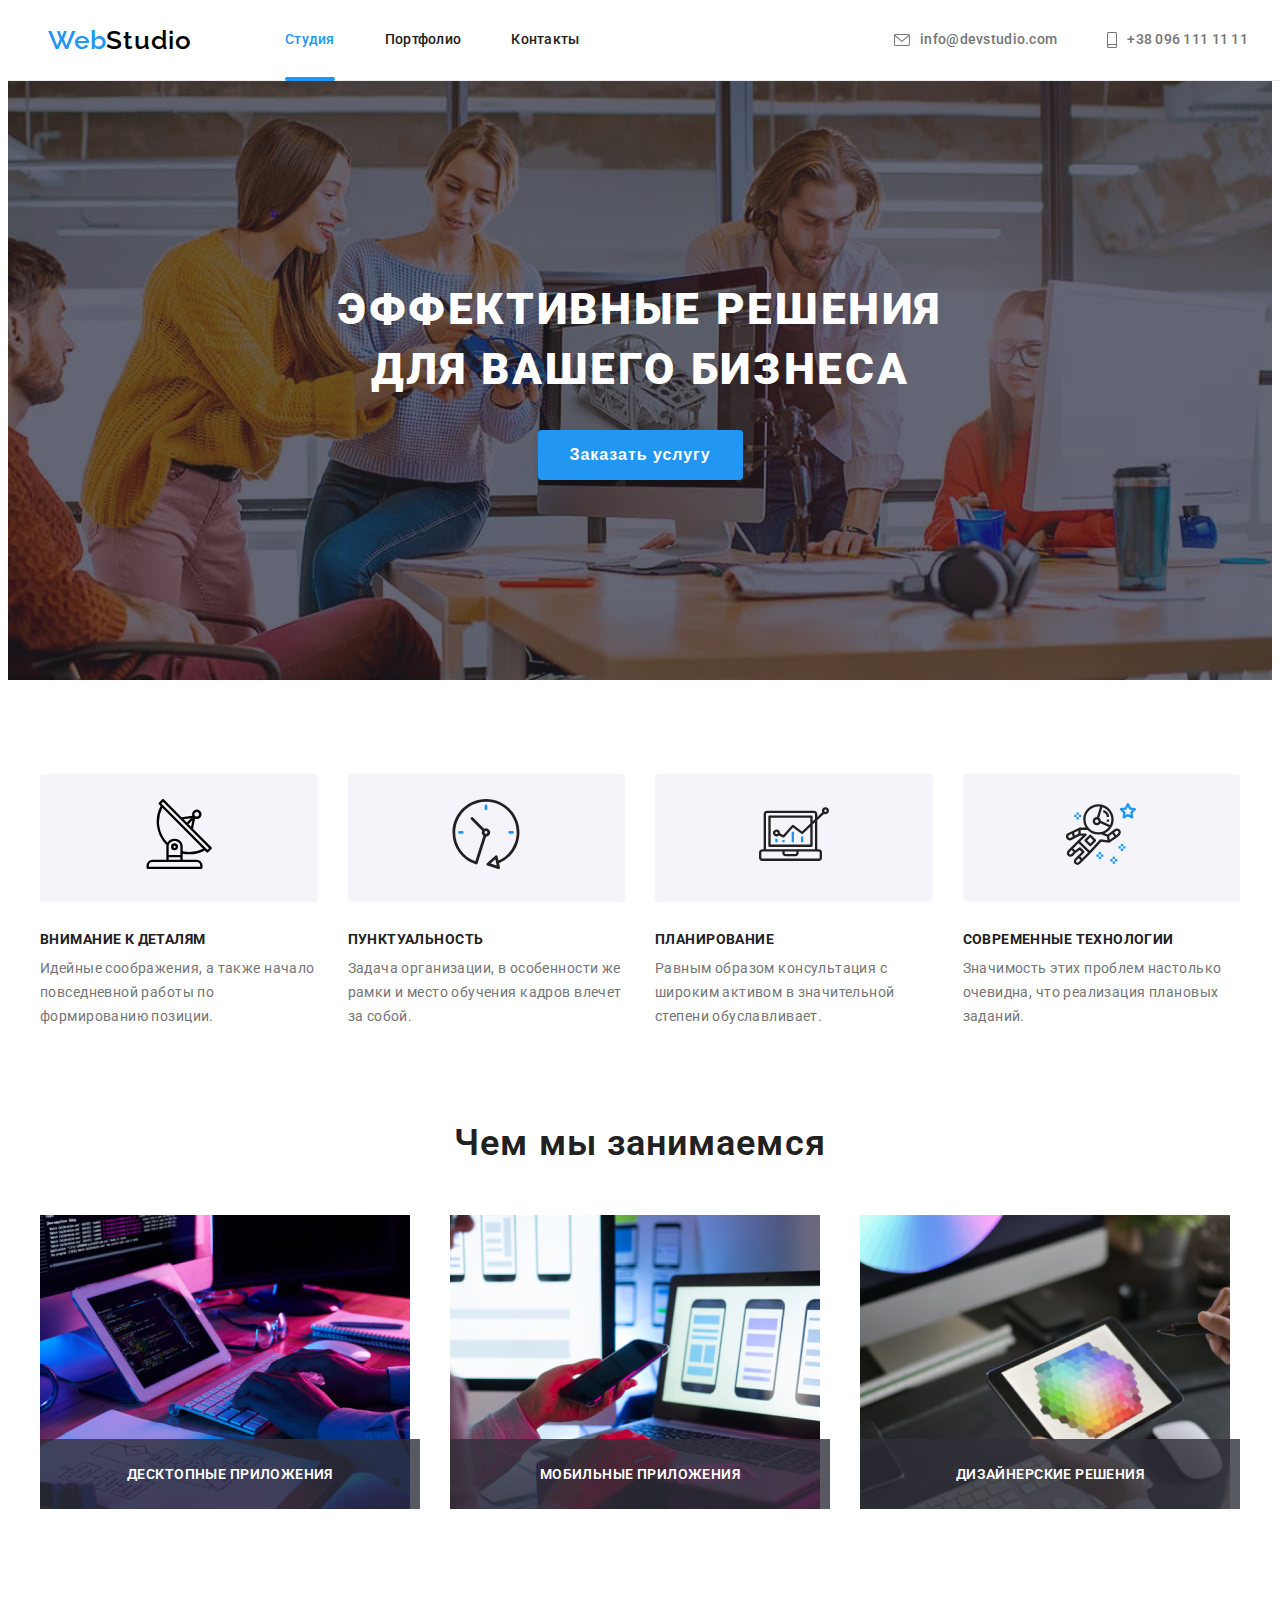
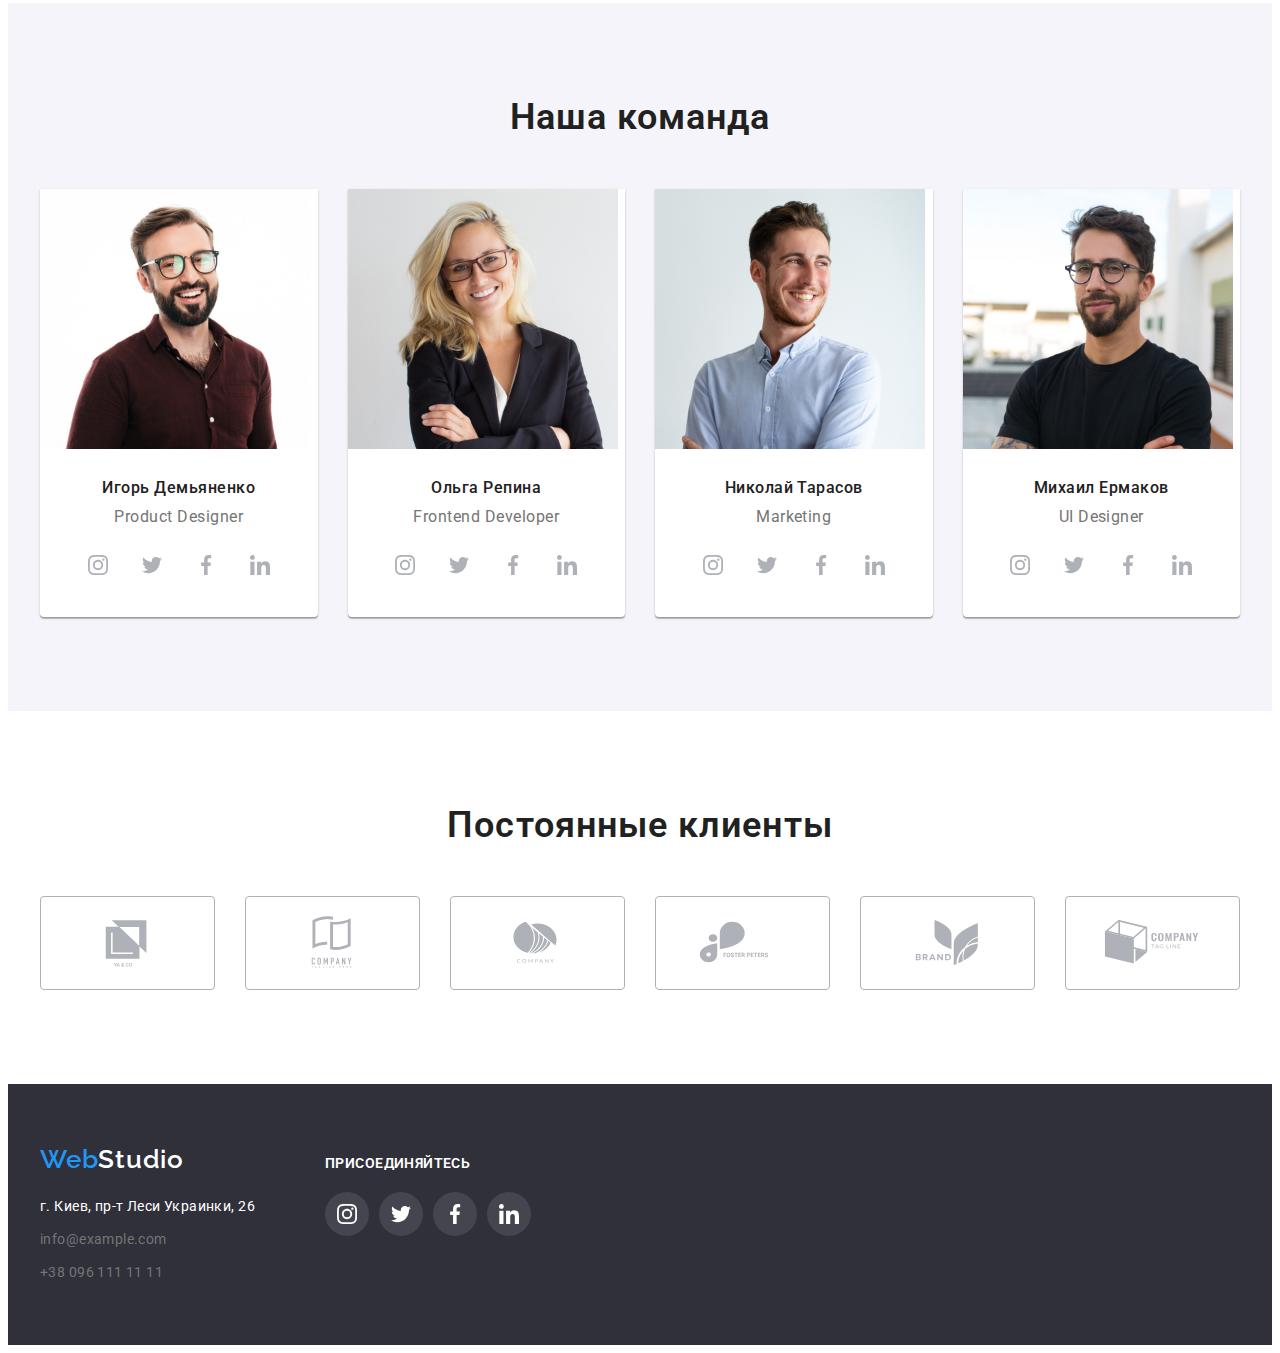
<file: index.html>
<!DOCTYPE html>
<html lang="en">

<head>
  <meta charset="UTF-8" />
  <meta http-equiv="X-UA-Compatible" content="IE=edge" />
  <meta name="viewport" content="width=device-width, initial-scale=1.0" />
  <title>WebStudio</title>
  <link rel="stylesheet" href="https://cdnjs.cloudflare.com/ajax/libs/modern-normalize/1.1.0/modern-normalize.min.css"
    integrity="sha512-wpPYUAdjBVSE4KJnH1VR1HeZfpl1ub8YT/NKx4PuQ5NmX2tKuGu6U/JRp5y+Y8XG2tV+wKQpNHVUX03MfMFn9Q=="
    crossorigin="anonymous" referrerpolicy="no-referrer" />
  <link rel="preconnect" href="https://fonts.googleapis.com" />
  <link rel="preconnect" href="https://fonts.gstatic.com" crossorigin />
  <link href="https://fonts.googleapis.com/css2?family=Raleway:wght@700&family=Roboto:wght@400;500;700;900&display=swap"
    rel="stylesheet" />
  <link rel="stylesheet" href="./css/styles.css" />
</head>

<body>
  <header class="header ">
    <div class="container">
      <a href="./index.html" class="logo"><span class="accent">Web</span><span class="logo-txt">Studio</span></a>
      <nav class="nav">
        <ul class="nav-list list">
          <li class="list-item">
            <a href="./index.html" class="page link current">Студия</a>
          </li>
          <li class="list-item">
            <a href="./portfolio.html" class="page link ">Портфолио</a>
          </li>
          <li class="list-item">
            <a href="" class="page link">Контакты</a>
          </li>
        </ul>
      </nav>
      <ul class="header-contacts list">
        <li class="header-contacts-item">
          <a href="mailto:info@devstudio.com" class="link">
            <svg class="icon" width="16" height="12">
              <use href="./images/icons.svg#icon-envelope"></use>
            </svg>
            info@devstudio.com
          </a>
        </li>
        <li class="header-contacts-item">
          <a href="tel:+380961111111" class="link">
            <svg class="icon" width="10" height="16">
              <use href="./images/icons.svg#icon-smartphone"></use>
            </svg>
            +38 096 111 11 11
          </a>
        </li>
      </ul>
    </div>
  </header>
  <main class="main">
    <section class="hero ">
      <div class="container">
        <h1 class="hero-title">
          Эффективные решения
          <br />
          для вашего бизнеса
        </h1>
        <button type="button" class="hero-btn" data-open-modal>Заказать услугу</button>
      </div>
    </section>
    <section class="specifics section ">
      <div class="container">
        <h2 class="visually-hidden">Особливості</h2>
        <ul class="specifics-list list">
          <li class="specifics-item">
            <div class="specifics-icon">
              <svg class="icon" width="70" height="70">
                <use href="./images/icons.svg#icon-antenna"></use>
              </svg>
            </div>
            <h3 class="specific-title">Внимание к деталям</h3>
            <p class="specific-text">
              Идейные соображения, а также начало повседневной работы по формированию позиции.
            </p>
          </li>
          <li class="specifics-item">
            <div class="specifics-icon">
              <svg class="icon" width="70" height="70">
                <use href="./images/icons.svg#icon-clock"></use>
              </svg>
            </div>
            <h3 class="specific-title">Пунктуальность</h3>
            <p class="specific-text">
              Задача организации, в особенности же рамки и место обучения кадров влечет за собой.
            </p>
          </li>
          <li class="specifics-item">
            <div class="specifics-icon">
              <svg class="icon" width="70" height="70">
                <use href="./images/icons.svg#icon-diagram"></use>
              </svg>
            </div>
            <h3 class="specific-title">Планирование</h3>
            <p class="specific-text">
              Равным образом консультация с широким активом в значительной степени обуславливает.
            </p>
          </li>
          <li class="specifics-item">
            <div class="specifics-icon">
              <svg class="icon" width="70" height="70">
                <use href="./images/icons.svg#icon-astronaut"></use>
              </svg>
            </div>
            <h3 class="specific-title">Современные технологии</h3>
            <p class="specific-text">
              Значимость этих проблем настолько очевидна, что реализация плановых заданий.
            </p>
          </li>
        </ul>
      </div>
    </section>
    <section class="our-works section ">
      <div class="container">
        <h2 class="section-title">Чем мы занимаемся</h2>
        <ul class="our-works-list list">
          <li class="our-works-item">
            <img src="./images/studio/our-works-1.jpg" alt="Наша робота" width="370" height="294" />
            <p class="our-works-title">Десктопные приложения</p>
          </li>
          <li class="our-works-item">
            <img src="./images/studio/our-works-2.jpg" alt="Наша робота" width="370" height="294" />
            <p class="our-works-title">Мобильные приложения</p>
          </li>
          <li class="our-works-item">
            <img src="./images/studio/our-works-3.jpg" alt="Наша робота" width="370" height="294" />
            <p class="our-works-title">Дизайнерские решения</p>
          </li>
        </ul>
      </div>
    </section>
    <section class="our-team section ">
      <div class="container">
        <h2 class="section-title">Наша команда</h2>
        <ul class="our-list list">
          <li class="our-item">
            <img src="./images/studio/team-1.jpg" alt="Игорь Демьяненко" width="270" height="260" />
            <div class="text-content">
              <h3 class="name">Игорь Демьяненко</h3>
              <p class="career">Product Designer</p>
              <ul class="social-links list">
                <li class="social-item">
                  <a href="" class="link" target="_blank" rel="noopener noreferrer">
                    <svg class="icon" width="20" height="20">
                      <use href="./images/icons.svg#icon-instagram"></use>
                    </svg>
                  </a>
                </li>
                <li class="social-item">
                  <a href="" class="link" target="_blank" rel="noopener noreferrer">
                    <svg class="icon" width="20" height="20">
                      <use href="./images/icons.svg#icon-twitter"></use>
                    </svg>
                  </a>
                </li>
                <li class="social-item">
                  <a href="" class="link" target="_blank" rel="noopener noreferrer">
                    <svg class="icon" width="20" height="20">
                      <use href="./images/icons.svg#icon-facebook"></use>
                    </svg>
                  </a>
                </li>
                <li class="social-item">
                  <a href="" class="link" target="_blank" rel="noopener noreferrer">
                    <svg class="icon" width="20" height="20">
                      <use href="./images/icons.svg#icon-linkedin"></use>
                    </svg>
                  </a>
                </li>
              </ul>
            </div>
          </li>
          <li class="our-item">
            <img src="./images/studio/team-2.jpg" alt="Ольга Репина" width="270" height="260" />
            <div class="text-content">
              <h3 class="name">Ольга Репина</h3>
              <p class="career">Frontend Developer</p>
              <ul class="social-links list">
                <li class="social-item">
                  <a href="" class="link" target="_blank" rel="noopener noreferrer">
                    <svg class="icon" width="20" height="20">
                      <use href="./images/icons.svg#icon-instagram"></use>
                    </svg>
                  </a>
                </li>
                <li class="social-item">
                  <a href="" class="link" target="_blank" rel="noopener noreferrer">
                    <svg class="icon" width="20" height="20">
                      <use href="./images/icons.svg#icon-twitter"></use>
                    </svg>
                  </a>
                </li>
                <li class="social-item">
                  <a href="" class="link" target="_blank" rel="noopener noreferrer">
                    <svg class="icon" width="20" height="20">
                      <use href="./images/icons.svg#icon-facebook"></use>
                    </svg>
                  </a>
                </li>
                <li class="social-item">
                  <a href="" class="link" target="_blank" rel="noopener noreferrer">
                    <svg class="icon" width="20" height="20">
                      <use href="./images/icons.svg#icon-linkedin"></use>
                    </svg>
                  </a>
                </li>
              </ul>
            </div>
          </li>
          <li class="our-item">
            <img src="./images/studio/team-3.jpg" alt="Николай Тарасов" width="270" height="260" />
            <div class="text-content">
              <h3 class="name">Николай Тарасов</h3>
              <p class="career">Marketing</p>
              <ul class="social-links list">
                <li class="social-item">
                  <a href="" class="link" target="_blank" rel="noopener noreferrer">
                    <svg class="icon" width="20" height="20">
                      <use href="./images/icons.svg#icon-instagram"></use>
                    </svg>
                  </a>
                </li>
                <li class="social-item">
                  <a href="" class="link" target="_blank" rel="noopener noreferrer">
                    <svg class="icon" width="20" height="20">
                      <use href="./images/icons.svg#icon-twitter"></use>
                    </svg>
                  </a>
                </li>
                <li class="social-item">
                  <a href="" class="link" target="_blank" rel="noopener noreferrer">
                    <svg class="icon" width="20" height="20">
                      <use href="./images/icons.svg#icon-facebook"></use>
                    </svg>
                  </a>
                </li>
                <li class="social-item">
                  <a href="" class="link" target="_blank" rel="noopener noreferrer">
                    <svg class="icon" width="20" height="20">
                      <use href="./images/icons.svg#icon-linkedin"></use>
                    </svg>
                  </a>
                </li>
              </ul>
            </div>
          </li>
          <li class="our-item">
            <img src="./images/studio/team-4.jpg" alt="Михаил Ермаков" width="270" height="260" />
            <div class="text-content">
              <h3 class="name">Михаил Ермаков</h3>
              <p class="career">UI Designer</p>
              <ul class="social-links list">
                <li class="social-item">
                  <a href="" class="link" target="_blank" rel="noopener noreferrer">
                    <svg class="icon" width="20" height="20">
                      <use href="./images/icons.svg#icon-instagram"></use>
                    </svg>
                  </a>
                </li>
                <li class="social-item">
                  <a href="" class="link" target="_blank" rel="noopener noreferrer">
                    <svg class="icon" width="20" height="20">
                      <use href="./images/icons.svg#icon-twitter"></use>
                    </svg>
                  </a>
                </li>
                <li class="social-item">
                  <a href="" class="link" target="_blank" rel="noopener noreferrer">
                    <svg class="icon" width="20" height="20">
                      <use href="./images/icons.svg#icon-facebook"></use>
                    </svg>
                  </a>
                </li>
                <li class="social-item">
                  <a href="" class="link" target="_blank" rel="noopener noreferrer">
                    <svg class="icon" width="20" height="20">
                      <use href="./images/icons.svg#icon-linkedin"></use>
                    </svg>
                  </a>
                </li>
              </ul>
            </div>
          </li>
        </ul>
      </div>
    </section>
    <section class="regular-customers section ">
      <div class="container">
        <h2 class="section-title">Постоянные клиенты</h2>
        <ul class="list">
          <li class="regular-customers-item">
            <a href="" class="link" target="_blank" rel="noopener noreferrer ">
              <svg class="icon" width="106" height="60">
                <use href="./images/icons.svg#icon-yanco"></use>
              </svg>
            </a>
          </li>
          <li class="regular-customers-item">
            <a href="" class="link" target="_blank" rel="noopener noreferrer ">
              <svg class="icon" width="106" height="60">
                <use href="./images/icons.svg#icon-compteglh"></use>
              </svg>
            </a>
          </li>
          <li class="regular-customers-item">
            <a href="" class="link" target="_blank" rel="noopener noreferrer ">
              <svg class="icon" width="106" height="60">
                <use href="./images/icons.svg#icon-cmpny"></use>
              </svg>
            </a>
          </li>
          <li class="regular-customers-item">
            <a href="" class="link" target="_blank" rel="noopener noreferrer ">
              <svg class="icon" width="106" height="60">
                <use href="./images/icons.svg#icon-fosterp"></use>
              </svg>
            </a>
          </li>
          <li class="regular-customers-item">
            <a href="" class="link" target="_blank" rel="noopener noreferrer ">
              <svg class="icon" width="106" height="60">
                <use href="./images/icons.svg#icon-brand"></use>
              </svg>
            </a>
          </li>
          <li class="regular-customers-item">
            <a href="" class="link" target="_blank" rel="noopener noreferrer ">
              <svg class="icon" width="106" height="60">
                <use href="./images/icons.svg#icon-compnyptl"></use>
              </svg>
            </a>
          </li>
        </ul>
      </div>
    </section>
  </main>
  <footer class="footer ">
    <div class="container">
      <div class="info-contact">
        <a href="./index.html" class="logo">
          <span class="accent">Web</span><span class="logo-txt">Studio</span>
        </a>
        <address>
          <ul class="address-list list">
            <li class="address-item">
              <a href="https://goo.gl/maps/5Rym82ZNxhVtMqkc9" target="_blank" rel="noopener noreferrer "
                class="place link">
                г. Киев, пр-т Леси Украинки, 26
              </a>
            </li>
            <li class="address-item">
              <a href="mailto:info@example.com" class="link footer-contact">info@example.com</a>
            </li>
            <li class="address-item">
              <a href="tel:++380961111111" class="link footer-contact">+38 096 111 11 11</a>
            </li>
          </ul>
        </address>
      </div>
      <div class="info-social">
        <p>присоединяйтесь</p>
        <ul class="social-links list">
          <li class="social-item wigtht">
            <a href="" class="link" target="_blank" rel="noopener noreferrer">
              <svg class="icon" width="20" height="20">
                <use href="./images/icons.svg#icon-instagram"></use>
              </svg>
            </a>
          </li>
          <li class="social-item">
            <a href="" class="link" target="_blank" rel="noopener noreferrer">
              <svg class="icon" width="20" height="20">
                <use href="./images/icons.svg#icon-twitter"></use>
              </svg>
            </a>
          </li>
          <li class="social-item">
            <a href="" class="link" target="_blank" rel="noopener noreferrer">
              <svg class="icon" width="20" height="20">
                <use href="./images/icons.svg#icon-facebook"></use>
              </svg>
            </a>
          </li>
          <li class="social-item">
            <a href="" class="link" target="_blank" rel="noopener noreferrer">
              <svg class="icon" width="20" height="20">
                <use href="./images/icons.svg#icon-linkedin"></use>
              </svg>
            </a>
          </li>
        </ul>
      </div>
    </div>
  </footer>

  <div class="backdrop is-hidden" data-backdrop>
    <div class="modal">
      <button class="close" type="button" data-close-modal>
        <svg class="icon" width="10" height="16">
          <use href="./images/icons.svg#close"></use>
        </svg>
      </button>
    </div>
  </div>


  <script src="./js/modal.js"></script>
</body>

</html>
</file>
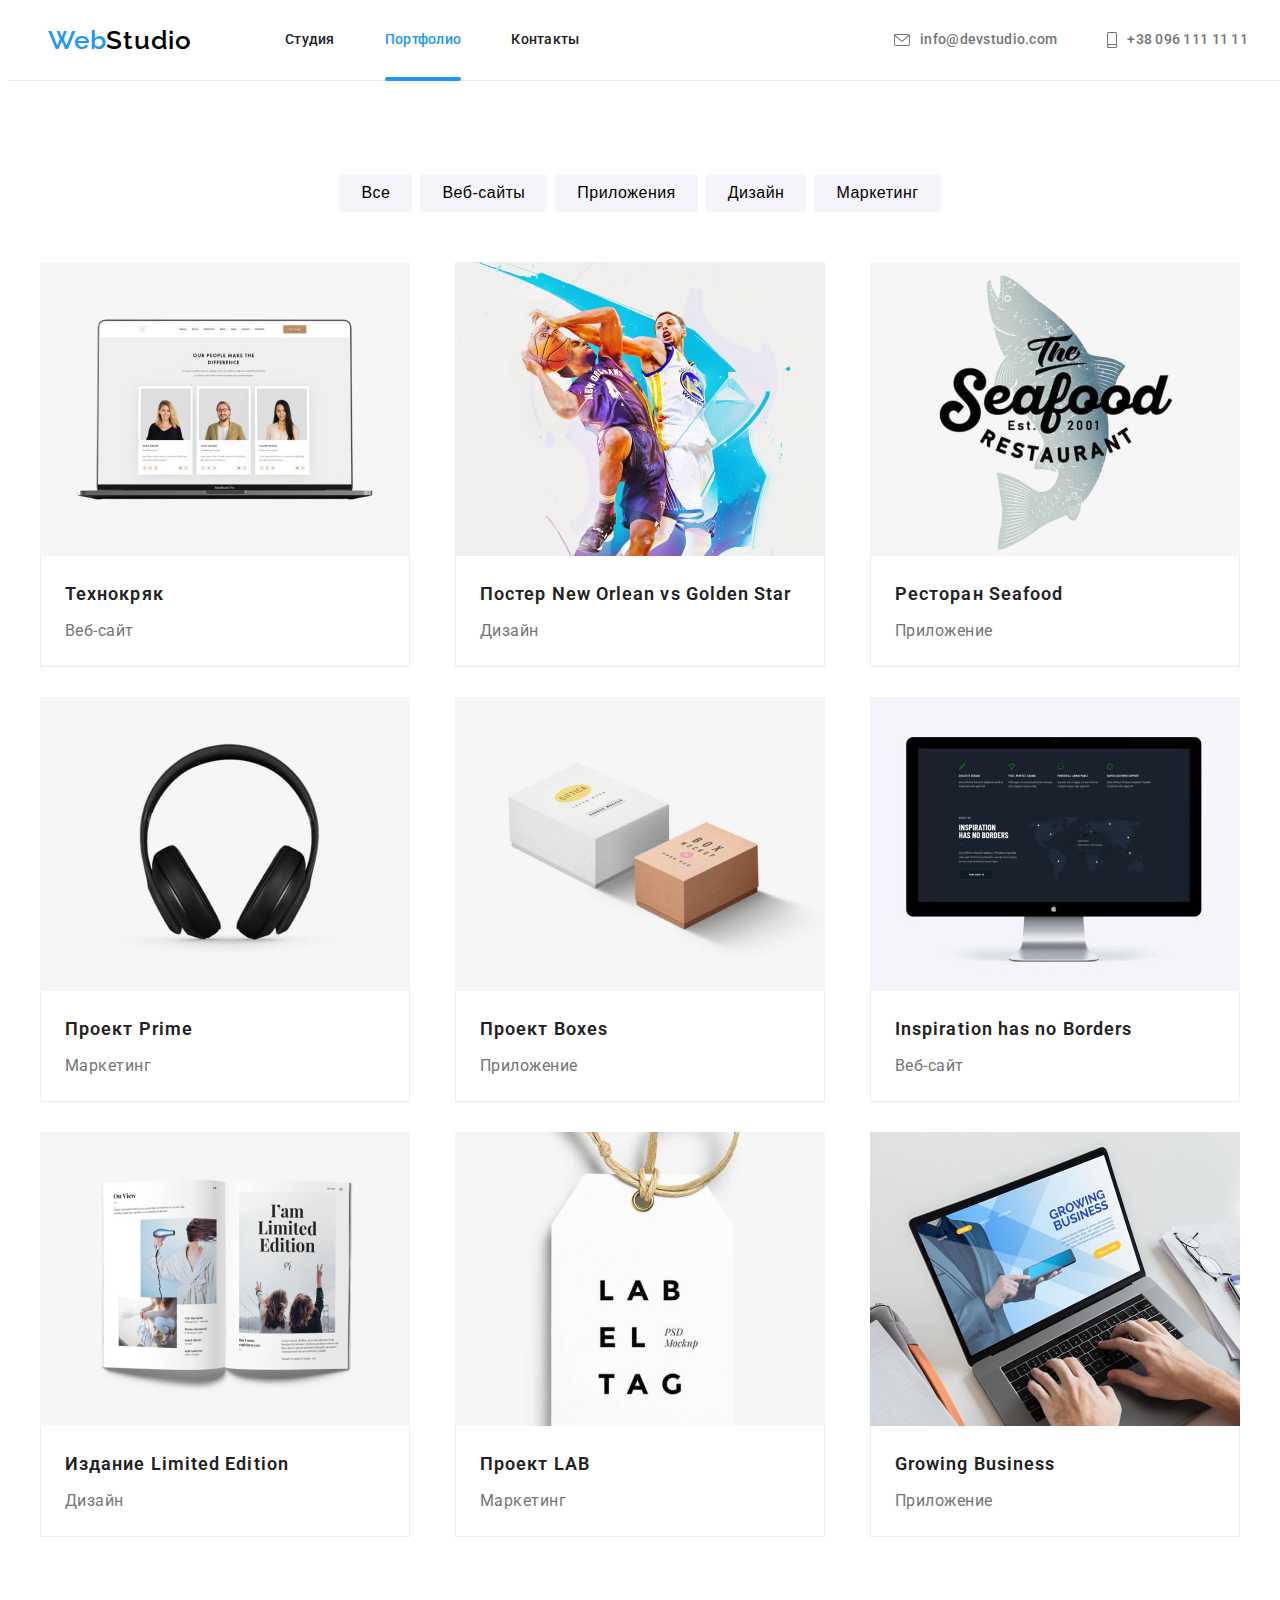
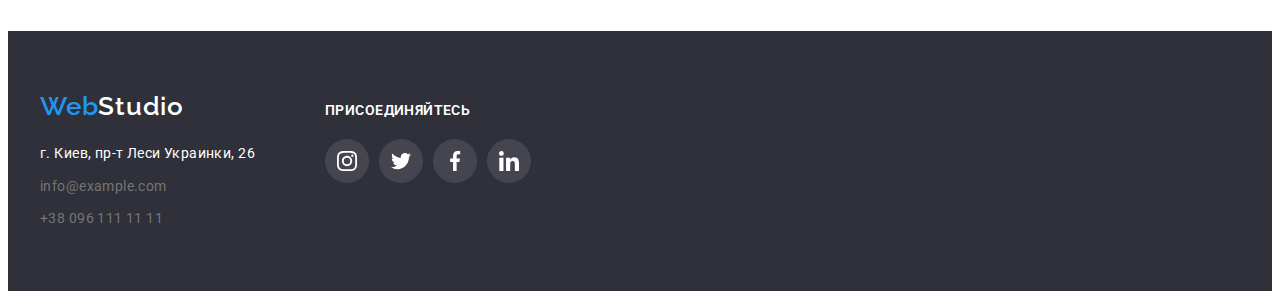
<file: portfolio.html>
<!DOCTYPE html>
<html lang="en">

<head>
  <meta charset="UTF-8" />
  <meta http-equiv="X-UA-Compatible" content="IE=edge" />
  <meta name="viewport" content="width=device-width, initial-scale=1.0" />
  <title>WebStudio</title>
  <link rel="stylesheet" href="https://cdnjs.cloudflare.com/ajax/libs/modern-normalize/1.1.0/modern-normalize.min.css"
    integrity="sha512-wpPYUAdjBVSE4KJnH1VR1HeZfpl1ub8YT/NKx4PuQ5NmX2tKuGu6U/JRp5y+Y8XG2tV+wKQpNHVUX03MfMFn9Q=="
    crossorigin="anonymous" referrerpolicy="no-referrer" />
  <link rel="preconnect" href="https://fonts.googleapis.com" />
  <link rel="preconnect" href="https://fonts.gstatic.com" crossorigin />
  <link href="https://fonts.googleapis.com/css2?family=Raleway:wght@700&family=Roboto:wght@400;500;700;900&display=swap"
    rel="stylesheet" />
  <link rel="stylesheet" href="./css/styles.css" />
</head>

<body>
  <header class="header ">
    <div class="container">
      <a href="./index.html" class="logo"><span class="accent">Web</span><span class="logo-txt">Studio</span></a>
      <nav class="nav">
        <ul class="nav-list list">
          <li class="list-item">
            <a href="./index.html" class="page link">Студия</a>
          </li>
          <li class="list-item">
            <a href="./portfolio.html" class="page link current">Портфолио</a>
          </li>
          <li class="list-item">
            <a href="" class="page link">Контакты</a>
          </li>
        </ul>
      </nav>
      <ul class="header-contacts list">
        <li class="header-contacts-item">
          <a href="mailto:info@devstudio.com" class="link">
            <svg class="icon" width="16" height="12">
              <use href="./images/icons.svg#icon-envelope"></use>
            </svg>
            info@devstudio.com
          </a>
        </li>
        <li class="header-contacts-item">
          <a href="tel:+380961111111" class="link">
            <svg class="icon" width="10" height="16">
              <use href="./images/icons.svg#icon-smartphone"></use>
            </svg>
            +38 096 111 11 11
          </a>
        </li>
      </ul>
    </div>
  </header>
  <main>
    <section class="product section ">
      <div class="container">
        <h1 class="visually-hidden">Портфоліо</h1>
        <ul class="filter-btn list">
          <li class="filter-item">
            <button type="button" class="btn">Все</button>
          </li>
          <li class="filter-item">
            <button type="button" class="btn">Веб-сайты</button>
          </li>
          <li class="filter-item">
            <button type="button" class="btn">Приложения</button>
          </li>
          <li class="filter-item">
            <button type="button" class="btn">Дизайн</button>
          </li>
          <li class="filter-item">
            <button type="button" class="btn">Маркетинг</button>
          </li>
        </ul>
        <ul class="carts-list list">
          <li class="item">
            <a href="" class="card link">
              <div class="img-txt-content">
                <img src="./images/portfolio/project-1.jpg" alt="Технокряк" width="370" height="294" />
                <p class="txt">Технокряк это современная площадка распространения коронавируса. Компании используют эту
                  платформу для цифрового шпионажа и атак на защищённые сервера конкурентов.</p>
              </div>
              <div class="title-content">
                <h2 class="card-title">Технокряк</h2>
                <p class="card-description">Веб-сайт</p>
              </div>
            </a>
          </li>
          <li class="item">
            <a href="" class="card link">
              <div class="img-txt-content">
                <img src="./images/portfolio/project-2.jpg" alt="Постер New Orlean vs Golden Star" width="370"
                  height="294" />
                <p class="txt">Технокряк это современная площадка распространения коронавируса. Компании используют эту
                  платформу для цифрового шпионажа и атак на защищённые сервера конкурентов.</p>
              </div>
              <div class="title-content">
                <h2 class="card-title">Постер New Orlean vs Golden Star</h2>
                <p class="card-description">Дизайн</p>
              </div>
            </a>
          </li>
          <li class="item">
            <a href="" class="card link">
              <div class="img-txt-content">
                <img src="./images/portfolio/project-3.jpg" alt="Ресторан Seafood" width="370" height="294" />
                <p class="txt">Технокряк это современная площадка распространения коронавируса. Компании используют эту
                  платформу для цифрового шпионажа и атак на защищённые сервера конкурентов.</p>
              </div>
              <div class="title-content">
                <h2 class="card-title">Ресторан Seafood</h2>
                <p class="card-description">Приложение</p>
              </div>
            </a>
          </li>
          <li class="item">
            <a href="" class="card link">
              <div class="img-txt-content">
                <img src="./images/portfolio/project-4.jpg" alt="Проект Prime" width="370" height="294" />
                <p class="txt">Технокряк это современная площадка распространения коронавируса. Компании используют эту
                  платформу для цифрового шпионажа и атак на защищённые сервера конкурентов.</p>
              </div>
              <div class="title-content">
                <h2 class="card-title">Проект Prime</h2>
                <p class="card-description">Маркетинг</p>
              </div>
            </a>
          </li>
          <li class="item">
            <a href="" class="card link">
              <div class="img-txt-content">
                <img src="./images/portfolio/project-5.jpg" alt="Проект Boxes" width="370" height="294" />
                <p class="txt">Технокряк это современная площадка распространения коронавируса. Компании используют эту
                  платформу для цифрового шпионажа и атак на защищённые сервера конкурентов.</p>
              </div>
              <div class="title-content">
                <h2 class="card-title">Проект Boxes</h2>
                <p class="card-description">Приложение</p>
              </div>
            </a>
          </li>
          <li class="item">
            <a href="" class="card link">
              <div class="img-txt-content">
                <img src="./images/portfolio/project-6.jpg" alt="Inspiration has no Borders" width="370" height="294" />
                <p class="txt">Технокряк это современная площадка распространения коронавируса. Компании используют эту
                  платформу для цифрового шпионажа и атак на защищённые сервера конкурентов.</p>
              </div>
              <div class="title-content">
                <h2 class="card-title">Inspiration has no Borders</h2>
                <p class="card-description">Веб-сайт</p>
              </div>
            </a>
          </li>
          <li class="item">
            <a href="" class="card link">
              <div class="img-txt-content">
                <img src="./images/portfolio/project-7.jpg" alt="Издание Limited Edition" width="370" height="294" />
                <p class="txt">Технокряк это современная площадка распространения коронавируса. Компании используют эту
                  платформу для цифрового шпионажа и атак на защищённые сервера конкурентов.</p>
              </div>
              <div class="title-content">
                <h2 class="card-title">Издание Limited Edition</h2>
                <p class="card-description">Дизайн</p>
              </div>
            </a>
          </li>
          <li class="item">
            <a href="" class="card link">
              <div class="img-txt-content">
                <img src="./images/portfolio/project-8.jpg" alt="Проект LAB" width="370" height="294" />
                <p class="txt">Технокряк это современная площадка распространения коронавируса. Компании используют эту
                  платформу для цифрового шпионажа и атак на защищённые сервера конкурентов.</p>
              </div>
              <div class="title-content">
                <h2 class="card-title">Проект LAB</h2>
                <p class="card-description">Маркетинг</p>
              </div>
            </a>
          </li>
          <li class="item">
            <a href="" class="card link">
              <div class="img-txt-content">
                <img src="./images/portfolio/project-9.jpg" alt="Growing Business" width="370" height="294" />
                <p class="txt">Технокряк это современная площадка распространения коронавируса. Компании используют эту
                  платформу для цифрового шпионажа и атак на защищённые сервера конкурентов.</p>
              </div>
              <div class="title-content">
                <h2 class="card-title">Growing Business</h2>
                <p class="card-description">Приложение</p>
              </div>
            </a>
          </li>
        </ul>
      </div>
    </section>
  </main>
  <footer class="footer ">
    <div class="container">
      <div class="info-contact">
        <a href="./index.html" class="logo">
          <span class="accent">Web</span><span class="logo-txt">Studio</span>
        </a>
        <address>
          <ul class="address-list list">
            <li class="address-item">
              <a href="https://goo.gl/maps/5Rym82ZNxhVtMqkc9" target="_blank" rel="noopener noreferrer "
                class="place link">
                г. Киев, пр-т Леси Украинки, 26
              </a>
            </li>
            <li class="address-item">
              <a href="mailto:info@example.com" class="link footer-contact">info@example.com</a>
            </li>
            <li class="address-item">
              <a href="tel:++380961111111" class="link footer-contact">+38 096 111 11 11</a>
            </li>
          </ul>
        </address>
      </div>
      <div class="info-social">
        <p>присоединяйтесь</p>
        <ul class="social-links list">
          <li class="social-item wigtht">
            <a href="" class="link" target="_blank" rel="noopener noreferrer">
              <svg class="icon" width="20" height="20">
                <use href="./images/icons.svg#icon-instagram"></use>
              </svg>
            </a>
          </li>
          <li class="social-item">
            <a href="" class="link" target="_blank" rel="noopener noreferrer">
              <svg class="icon" width="20" height="20">
                <use href="./images/icons.svg#icon-twitter"></use>
              </svg>
            </a>
          </li>
          <li class="social-item">
            <a href="" class="link" target="_blank" rel="noopener noreferrer">
              <svg class="icon" width="20" height="20">
                <use href="./images/icons.svg#icon-facebook"></use>
              </svg>
            </a>
          </li>
          <li class="social-item">
            <a href="" class="link" target="_blank" rel="noopener noreferrer">
              <svg class="icon" width="20" height="20">
                <use href="./images/icons.svg#icon-linkedin"></use>
              </svg>
            </a>
          </li>
        </ul>
      </div>
    </div>
  </footer>

  <div class="backdrop is-hidden" data-backdrop>
    <div class="modal">
      <button class="close" type="button" data-close-modal>
        <svg class="icon" width="10" height="16">
          <use href="./images/icons.svg#close"></use>
        </svg>
      </button>
    </div>
  </div>

  <script src="./js/modal.js"></script>
</body>

</html>
</file>
<file: css/styles.css>
:root {
  --bg-color: #fff;
  --dark-bg-color: #2F303A;
  --accent-color: #2196F3;
  --main-txt-color:#757575;
  --titlte-color: #212121;
  --second-txt-color: #fff;
  --hero-btn-accent-color: #188CE8;
  --btn-bg: #F5F4FA;
  --section-bg: #F5F4FA;
  --card-brdr-color: #eee;
  --bg-img: #C4C4C4;
  --icon-color:#AFB1B8;
  --footer-bg-icon:rgb(255, 255, 255, 0.1);
  --our-works-title: rgba(47, 48, 58, 0.8);
  --card-img-bg:  rgba(33, 150, 243, 0.9);
}

/* ?visually-hidden */

.visually-hidden {
  position: absolute;
  width: 1px;
  height: 1px;
  margin: -1px;
  border: 0;
  padding: 0;
  white-space: nowrap;
  clip-path: inset(100%);
  clip: rect(0 0 0 0);
  overflow: hidden;
}

/* ! General */

body {
  font-family: 'Roboto', sans-serif;
  font-size: 14px;
  line-height: 1.71;
  letter-spacing: 0.03em;
  color: var(--main-txt-color);
  background-color: var(--bg-color);
}

h1,
h2,
h3,
h4,
h5,
h6,
p{
  margin-top: 0;
  margin-bottom: 0;
}

img{
  display: block;
  max-width: 100%;
  height: auto;
}

.accent {
  color: var(--accent-color);
}

.list{
  list-style: none;
  margin: 0;
  padding: 0;
}

.link {
  display: block;
  text-decoration: none;
  transition: color 250ms cubic-bezier(0.4, 0, 0.2, 1);
}
.link:hover,
.link:focus{
  color: var(--accent-color);
}

.section{
  padding-top: 94px;
  padding-bottom: 94px;
}

.container{
  width: 1200px;
  padding-left: 15px;
  padding-right: 15px;
  margin: 0 auto;
}

/* .container{
  padding: 0 calc(50vw - 593.5px);
} */


/* * Joint */

/* Header */

.header{
  position: fixed;
  top: 0;
  width: 100%;
  z-index: 1;

  border-bottom : 1px solid #ECECEC;
  background: var(--bg-color);
}

.header .container{
  display: flex;
  align-items: center;
}

.header .link{
  padding: 32px 0;
}

.header .logo{
  margin-right: 93px;
  color: #000;
}

.logo {
  display: block;

  font-family: 'Raleway', sans-serif;
  font-weight: 600;
  font-size: 26px;
  line-height: 1.19;
  letter-spacing: 0.03em;
  text-decoration: none;
  color: var(--title-color);
  
}

.nav,  .header-contacts{
  font-weight: 500;
  line-height: 1.14;
  letter-spacing: 0.02em;
}
.nav-list, 
.header-contacts {
  display: flex;
}
.list-item +.list-item,
.header-contacts-item + .header-contacts-item
{
  margin-left: 50px;
  
}

.page{
 color: var(--titlte-color);
}

.current{
  color: var(--accent-color);
  position: relative;
}

.current::after{
  content: '';
  position: absolute;
  left: 0;
  bottom: -1px;
  width: 100%;
  height: 4px;
  border-radius: 2px;  
  background-color: var(--accent-color);
}

.header-contacts {
  margin-left: auto;
}

.header-contacts .link {
  color: var(--main-txt-color);
  display: flex;
  align-items: center;
}

.header-contacts .link:hover,
.header-contacts .link:focus{
  color: var(--accent-color);
}

.header-contacts .icon{
  margin-right: 10px;
  fill: currentColor;
}

/* *Footer */

.footer{
  padding-top: 60px;
  padding-bottom: 60px;
  background-color: var(--dark-bg-color);
}

.footer .container{
  display: flex;
  align-items: baseline;
}

.footer .logo{
  margin-bottom: 20px;
  color: #fff;
}

.address-list {
  font-style: normal;
}

.address-item + .address-item{
  margin-top: 9px;
}

.place {
  color: var(--second-txt-color);
}

.footer-contact {
  color:rgba(var(--second-txt-color), 0.6) ;
}

.info-contact{
  margin-right: 70px;
}

.info-social p{
  margin-bottom: 20px;

  font-size: 14px;
  font-weight: 600;
  line-height: 1.14;
  letter-spacing: 0.03em;
  color: var(--second-txt-color); 
  text-transform: uppercase;
}

.info-social .social-links .link{
  color: var(--second-txt-color);
  background-color: var(--footer-bg-icon);
}

/*? Studio */

/* *Hero */

.hero {
  /* display: flex;
  flex-direction: column;
  justify-content: center;
  align-items: center; */

  max-width: 1600px;
  margin-top: 80px;
  margin-left: auto;
  margin-right: auto;
  padding-top: 200px;
  padding-bottom: 200px;
  
  text-align: center;

  background-color: var(--bg-img);
  background-image: linear-gradient(
    to right, 
    rgb(47, 48, 58, 0.4), 
    rgb(47, 48, 58, 0.4)),
   url('../images/studio/hero.jpg');
  background-repeat: no-repeat;
  background-position: center;
  background-size: cover;
}

.hero-title {
  margin-bottom: 30px;

  font-weight: 900;
  font-size: 44px;
  line-height: 1.36;
  letter-spacing: 0.06em;
  text-transform: uppercase;
  color: var(--second-txt-color);
}
.hero-btn {
  padding: 10px 32px;

  font-weight: 600;
  font-size: 16px;
  line-height: 1.87;
  letter-spacing: 0.06em;

  color: var(--second-txt-color);
  background-color: var(--accent-color);
  border: none;
  box-shadow: 0px 4px 4px rgba(0, 0, 0, 0.15);
  border-radius: 4px;
  cursor: pointer;

  transition: background-color 250ms cubic-bezier(0.4, 0, 0.2, 1);
}

.hero-btn:hover,
.hero-btn:focus{
  background-color: var(--hero-btn-accent-color);
}

/*  */

.section-title {
  margin-bottom: 50px;
  
  font-weight: 600;
  font-size: 36px;
  line-height: 1.16;
  letter-spacing: 0.03em;
  text-align: center;
  color: var(--titlte-color);
}

/* *specifics */


.specifics.section {
 padding-bottom: 0;
}

.specifics-list {
  display: flex;
}

.specifics-item {
  flex-basis: calc((100% - 90px) / 4 );
  /* width: calc((100% - 90px) / 4 ); */
}

.specifics-icon{
  padding: 25px 0;
  margin-bottom: 30px;
  text-align: center; 
  background: var(--section-bg);
  border-radius: 4px;
}

.specifics-item + .specifics-item{
  margin-left: 30px;
}

.specific-title {
  margin-bottom: 10px;
  
  font-size: inherit;
  line-height: 1.14;
  text-transform: uppercase;
  color: var(--titlte-color);
}

/* *our-works */

.our-works-list {
  display: flex;
}

.our-works-item {
  width: calc((100% - 60px) / 3 );
  position: relative;
}

.our-works-item + .our-works-item{
  margin-left: 30px;
}

.our-works-title{
  position: absolute;
  bottom: 0;
  width: 100%;
  height: 70px;
  display: flex;
  justify-content: center;
  align-items: center;

font-style: normal;
font-weight: 600;
line-height: 1.18;
letter-spacing: 0.03em;
text-transform: uppercase;

color: var(--second-txt-color);
  background-color: var(--our-works-title);
}

/* * our-team */

.our-team {

  background-color: var(--section-bg);
}
.our-list {
  display: flex;
}

.our-item {
  width: calc((100% - 90px) / 4 );

  text-align: center;
  box-shadow: 0px 1px 3px rgba(0, 0, 0, 0.12), 0px 1px 1px rgba(0, 0, 0, 0.14), 0px 2px 1px rgba(0, 0, 0, 0.2);
  border-radius: 0px 0px 4px 4px;
  background-color: var(--bg-color);
}

.our-item + .our-item {
  margin-left: 30px;
}

.our-item > .text-content{
  padding: 30px 0;
}

.name, .career{
  font-size: 16px;
  line-height: 1.18;
  letter-spacing: 0.03em;
}

.name {
  margin-bottom: 10px;

  font-weight: 500;
  color: var(--titlte-color);
}

.career{
  margin-bottom: 16px;
}

.social-links{
  display: flex;
  justify-content: center;
}

.social-item + .social-item{
  margin-left: 10px;
} 

.social-item .link{
  display: flex;
  justify-content: center;
  align-items: center;
  
  width: 44px;
  height: 44px;
  /* padding: 12px 0; */
  color: var(--icon-color);
  border-radius: 50%;
  transition: color 250ms cubic-bezier(0.4, 0, 0.2, 1),
   background-color 250ms cubic-bezier(0.4, 0, 0.2, 1);
}

.social-item .link:hover,
.social-item .link:focus{
  color: var(--second-txt-color);
  background-color: var(--accent-color);
}

.social-item .icon{
  fill: currentColor;
}

/* regular-customers */

.regular-customers .list{
  display: flex;
}

.regular-customers-item{
  width: calc((100% - 150px) / 6 );
}

.regular-customers-item + .regular-customers-item{
  margin-left: 30px;
}

.regular-customers .link{
  display: flex;
  justify-content: center;
  align-items: center;
  height: 92px;
  /* padding: 16px 0; */
  color: var(--icon-color);
  border: 1px solid var(--icon-color);
  border-radius: 4px;
  transition: border-color 250ms cubic-bezier(0.4, 0, 0.2, 1),
  color 250ms cubic-bezier(0.4, 0, 0.2, 1);
}

.regular-customers .link:hover,
.regular-customers .link:focus{
  color: var(--accent-color);
  border-color: var(--accent-color);
}

.regular-customers-item .icon{
  fill: currentColor;
}

/* ? Portfolio */

.product{
  margin-top: 80px;
}

.filter-btn {
  display: flex;
  justify-content: center;

  margin-bottom: 50px;
}

.filter-item:not(:nth-last-child(1)){
  margin-right: 8px;
}

.btn {
  padding: 6px 22px;
  font-weight: 500;
  font-size: 16px;
  line-height: 1.62;
  text-align: center;
  letter-spacing: 0.03em;
  border: none;
  border-radius: 4px;
  background-color: var(--btn-bg);
  cursor: pointer;

  transition: color 250ms cubic-bezier(0.4, 0, 0.2, 1),
    background-color 250ms cubic-bezier(0.4, 0, 0.2, 1),
    box-shadow 250ms cubic-bezier(0.4, 0, 0.2, 1);
}

.btn:hover,
.btn:focus{
  color: var(--second-txt-color);
  background-color: var(--accent-color);
  box-shadow: 0px 3px 1px rgba(0, 0, 0, 0.1),
  0px 1px 2px rgba(0, 0, 0, 0.08),
  0px 2px 2px rgba(0, 0, 0, 0.12);
}

.carts-list {
  display: flex;
  flex-wrap: wrap;
  justify-content: space-between;
}
.carts-list > .item {
  /* width: calc((100% - 60px) / 3 ); */
  width: 370px;

  border-radius: 4px;
}

.carts-list > .item:not(:nth-last-child(-n + 3)){
 margin-bottom: 30px;
}

.card {
  display: block;

  transition:  box-shadow 250ms cubic-bezier(0.4, 0, 0.2, 1);
}

.card:hover,
.card:focus{
  box-shadow: 0px 1px 1px rgba(0, 0, 0, 0.12), 
  0px 4px 4px rgba(0, 0, 0, 0.06), 
  1px 4px 6px rgba(0, 0, 0, 0.16);
}

.card:hover .txt,
.card:focus .txt{
  transform: translateY(0);
}

.img-txt-content{
  position: relative;
  overflow: hidden;
}

.img-txt-content .txt{
  position: absolute;
  top: 0;
  padding: 64px 24px;

  font-size: 18px;
  line-height: 1.56;
  letter-spacing: 0.03em;
  color: var(--second-txt-color);
  background-color: var(--card-img-bg);

  transform: translateY(100%);
   transition: transform 250ms cubic-bezier(0.4, 0, 0.2, 1) ;
}

.card .title-content{
  padding: 20px 24px;
  border-right: 1px solid #EEEEEE;
  border-left: 1px solid #EEEEEE;
  border-bottom: 1px solid #EEEEEE;
}

.card-title {
  margin-bottom: 4px;

  font-weight: 600;
  font-size: 18px;
  line-height: 2;
  letter-spacing: 0.06em;
  color: var(--titlte-color);
}

.card-description {
  font-size: 16px;
  line-height: 1.87;
  letter-spacing: 0.03em;
  color: var(--main-txt-color);
}

/* backdrop */

.backdrop{
  position: fixed;
  top: 0;
  left: 0;
  width: 100%;
  height: 100%;
  background-color: rgba(0, 0, 0, 0.2);

  transition: all 250ms linear ;
  z-index: 999;
}

.backdrop.is-hidden{
  visibility: hidden;
  opacity: 0;
  pointer-events: none;
}

.backdrop.is-hidden .modal{
  transform: translate(-50%, -50%) scale(1.15) ;
  transition: transform 250ms linear ;
}

.modal{
  position: absolute;
  top: 50%;
  left: 50%;
  transform: translate(-50%, -50%) scale(1);

  min-height: 581px;
  min-width: 528px;

  background-color: var(--bg-color);
  box-shadow: 0px 1px 3px rgba(0, 0, 0, 0.12), 
    0px 1px 1px rgba(0, 0, 0, 0.14), 
    0px 2px 1px rgba(0, 0, 0, 0.2);
  border-radius: 4px;

  transition: transform 250ms linear ;
}

.modal .close{
  position: absolute;
  right: 8px;
  top: 8px;
  display: flex;
  justify-content: center;
  align-items: center;
  width: 30px;
  height: 30px;
  cursor: pointer;

  border-radius: 50%;
  background-color: var(--bg-color);
  border: 1px solid rgba(0, 0, 0, 0.1);
}

.modal .icon{
  width: 11px;
  height: 11px;
}
</file>
